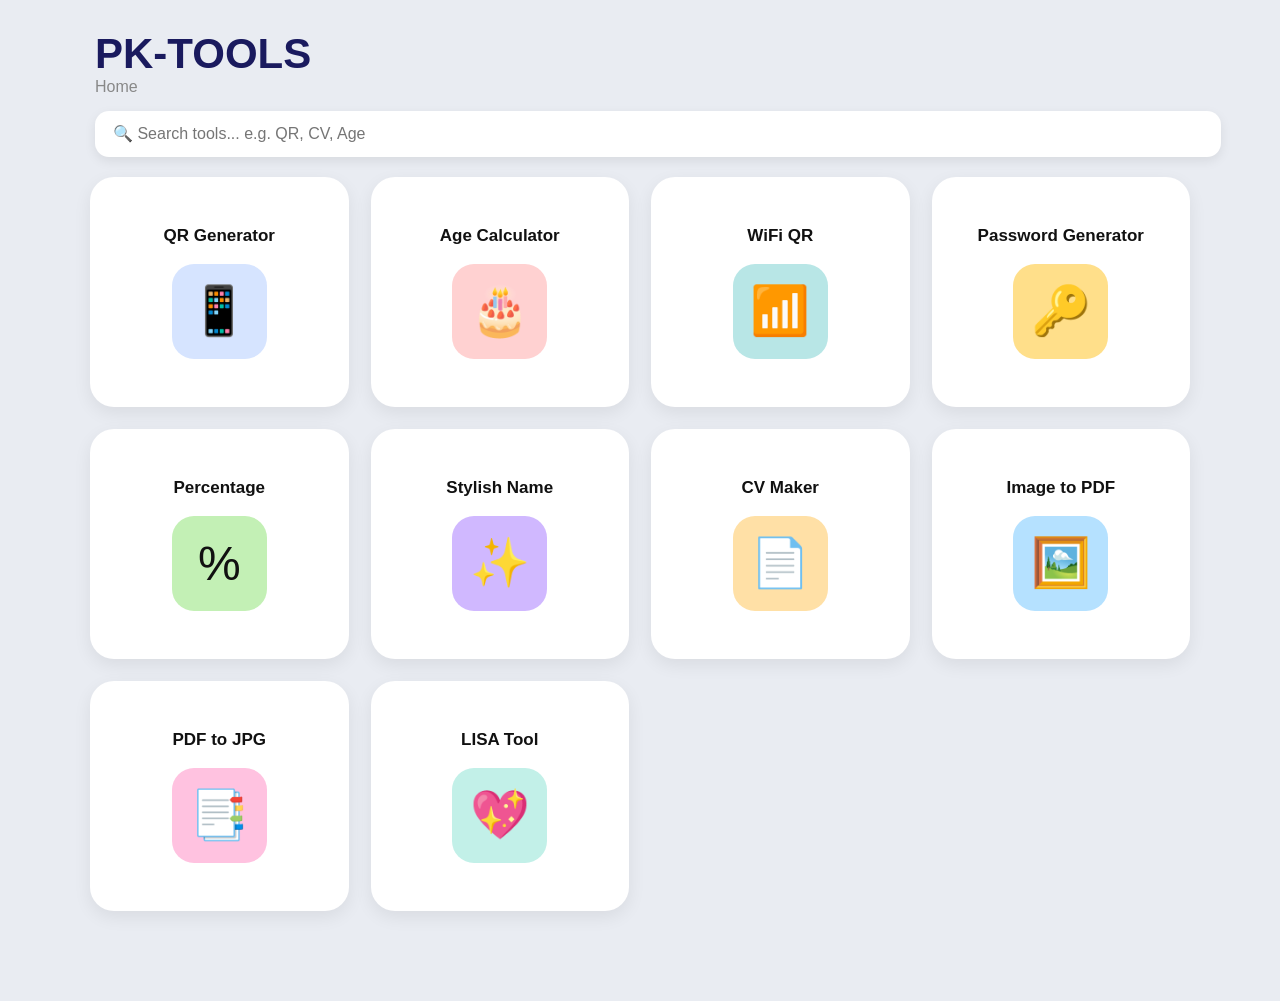
<file: index.html>
<!DOCTYPE html>
<html lang="en">
<head>
<meta charset="UTF-8">
<meta name="viewport" content="width=device-width, initial-scale=1.0">
<title>PK-TOOLS</title>
<style>
body{font-family:'Segoe UI', Arial; background:#e9ecf2; margin:0; padding:0;}
.container{max-width:1100px; margin:0 auto; padding:10px 15px 90px 15px;}
.top{padding:20px 5px;}
.top h1{margin:0; font-size:42px; font-weight:900; color:#1a1a5e;}
.top p{margin:0; color:#888; font-size:16px;}
.grid{display:grid; grid-template-columns:1fr 1fr; gap:18px;}
.box{background:white; border-radius:24px; padding:25px 10px; text-decoration:none; color:#111; text-align:center; box-shadow:0 6px 18px rgba(0,0,0,0.07); min-height:155px; display:flex; flex-direction:column; justify-content:center;}
.box .name{font-weight:900; font-size:17px; margin-bottom:18px;}
.icon-bg{width:95px; height:95px; border-radius:22px; display:flex; align-items:center; justify-content:center; margin:0 auto; font-size:48px;}
.c1{background:#d6e4ff;} .c2{background:#ffd1d1;} .c3{background:#b8e6e6;} .c4{background:#ffdf8a;} .c5{background:#c3f0b5;} .c6{background:#d0b8ff;} .c7{background:#ffe0a6;} .c8{background:#b5e1ff;} .c9{background:#ffc2e0;} .c10{background:#c2f0e8;}

/* DESKTOP PE 4 BOXES */
@media(min-width:900px){
.grid{grid-template-columns:1fr 1fr 1fr 1fr; gap:22px;}
.box{min-height:180px;}
}
</style>
</head>
<body>
<div class="container">
<div class="top"><h1>PK-TOOLS</h1><p>Home</p>
<input type="text" id="search" placeholder="🔍 Search tools... e.g. QR, CV, Age" onkeyup="searchTools()" style="width:100%; margin-top:15px; padding:14px 18px; border-radius:14px; border:none; box-shadow:0 4px 12px rgba(0,0,0,0.08); font-size:16px; outline:none;">
</div>
<div class="grid">
<a class="box" href="qr.html"><div class="name">QR Generator</div><div class="icon-bg c1">📱</div></a>
<a class="box" href="age.html"><div class="name">Age Calculator</div><div class="icon-bg c2">🎂</div></a>
<a class="box" href="wifi.html"><div class="name">WiFi QR</div><div class="icon-bg c3">📶</div></a>
<a class="box" href="password.html"><div class="name">Password Generator</div><div class="icon-bg c4">🔑</div></a>
<a class="box" href="percentage.html"><div class="name">Percentage</div><div class="icon-bg c5">%</div></a>
<a class="box" href="name.html"><div class="name">Stylish Name</div><div class="icon-bg c6">✨</div></a>
<a class="box" href="cv.html"><div class="name">CV Maker</div><div class="icon-bg c7">📄</div></a>
<a class="box" href="pdf.html"><div class="name">Image to PDF</div><div class="icon-bg c8">🖼️</div></a>
<a class="box" href="jpg.html"><div class="name">PDF to JPG</div><div class="icon-bg c9">📑</div></a>
<a class="box" href="lisa.html"><div class="name">LISA Tool</div><div class="icon-bg c10">💖</div></a>
</div>
</div>
  <script>
function searchTools(){
let input = document.getElementById('search').value.toLowerCase();
let boxes = document.getElementsByClassName('box');
for(let i=0;i<boxes.length;i++){
let txt = boxes[i].innerText.toLowerCase();
boxes[i].style.display = txt.includes(input)? "flex" : "none";
}
}
</script>
</body>
</html>
</file>
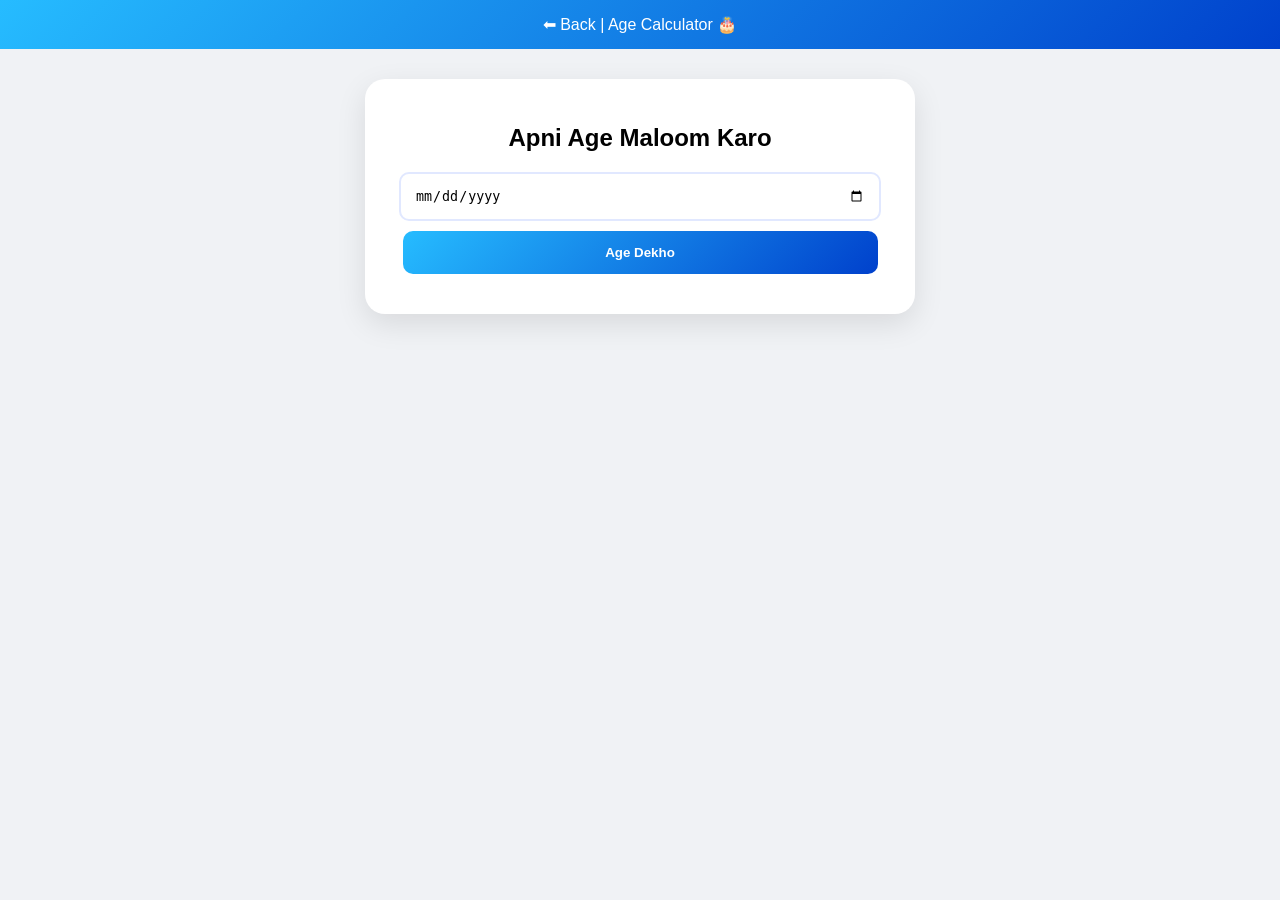
<file: age.html>
<!DOCTYPE html>
<html>
<head>
<meta name="viewport" content="width=device-width, initial-scale=1">
<title>Age Calculator - PK Tools</title>
<style>
body{margin:0;font-family:Arial;background:#f0f2f5}
.header{background:linear-gradient(135deg,#26bcff,#0041cc);color:#fff;padding:15px;text-align:center}
.box{max-width:500px;margin:30px auto;background:#fff;padding:25px;border-radius:20px;box-shadow:0 10px 30px rgba(0,0,0,.1);text-align:center}
input{width:90%;padding:14px;border-radius:10px;border:2px solid #e1e8ff}
button{background:linear-gradient(135deg,#26bcff,#0041cc);color:#fff;border:0;padding:14px 25px;border-radius:10px;font-weight:bold;width:95%;margin-top:10px}
#out{margin-top:15px;font-size:18px;font-weight:bold}
a{color:#fff;text-decoration:none}
</style>
</head>
<body>
<div class="header"><a href="index.html">⬅ Back</a> | Age Calculator 🎂</div>
<div class="box">
<h2>Apni Age Maloom Karo</h2>
<input type="date" id="dob">
<button onclick="calc()">Age Dekho</button>
<div id="out"></div>
</div>
<script>
function calc(){
let d=document.getElementById('dob').value;if(!d){alert('Date select karo!');return;}
let b=new Date(d),n=new Date(),a=n.getFullYear()-b.getFullYear();
if(n.getMonth()<b.getMonth()||(n.getMonth()==b.getMonth()&&n.getDate()<b.getDate()))a--;
document.getElementById('out').innerText=`Tumhari Age ${a} Saal hai 🎉`;
}
</script>
</body>
</html>
</file>
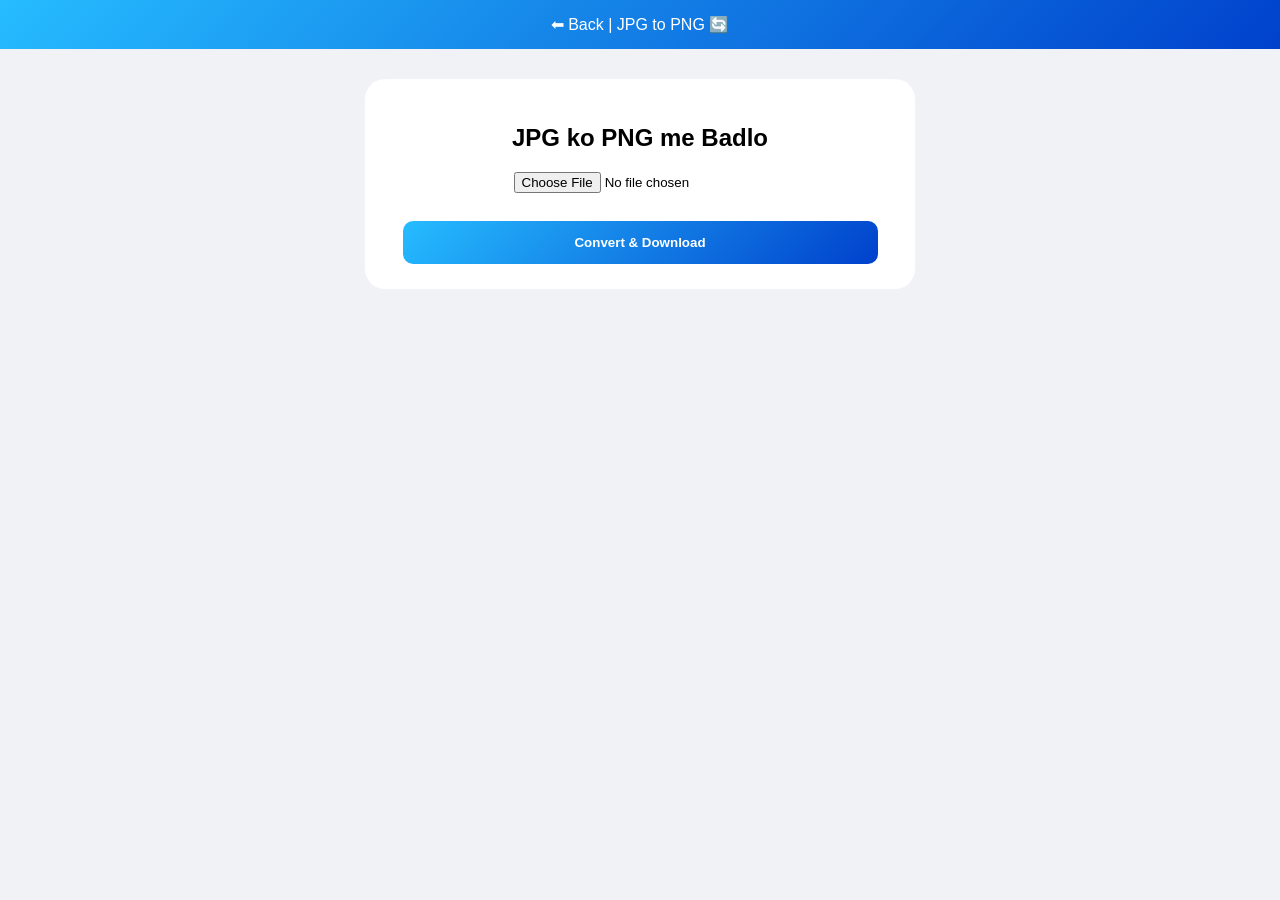
<file: jpg.html>
<!DOCTYPE html>
<html>
<head>
<meta name="viewport" content="width=device-width, initial-scale=1">
<title>JPG to PNG - PK Tools</title>
<style>
body{margin:0;font-family:Arial;background:#f0f2f5}
.header{background:linear-gradient(135deg,#26bcff,#0041cc);color:#fff;padding:15px;text-align:center}
.box{max-width:500px;margin:30px auto;background:#fff;padding:25px;border-radius:20px;text-align:center}
button{background:linear-gradient(135deg,#26bcff,#0041cc);color:#fff;border:0;padding:14px 25px;border-radius:10px;font-weight:bold;width:95%;margin-top:10px}
a{color:#fff;text-decoration:none}
</style>
</head>
<body>
<div class="header"><a href="index.html">⬅ Back</a> | JPG to PNG 🔄</div>
<div class="box">
<h2>JPG ko PNG me Badlo</h2>
<input type="file" id="f" accept="image/*"><br><br>
<button onclick="let file=document.getElementById('f').files[0];if(!file)return alert('Image select karo');let r=new FileReader();r.onload=e=>{let a=document.createElement('a');a.href=e.target.result;a.download='PK-Tools-Converted.png';a.click()};r.readAsDataURL(file)">Convert & Download</button>
</div>
</body>
</html>
</file>
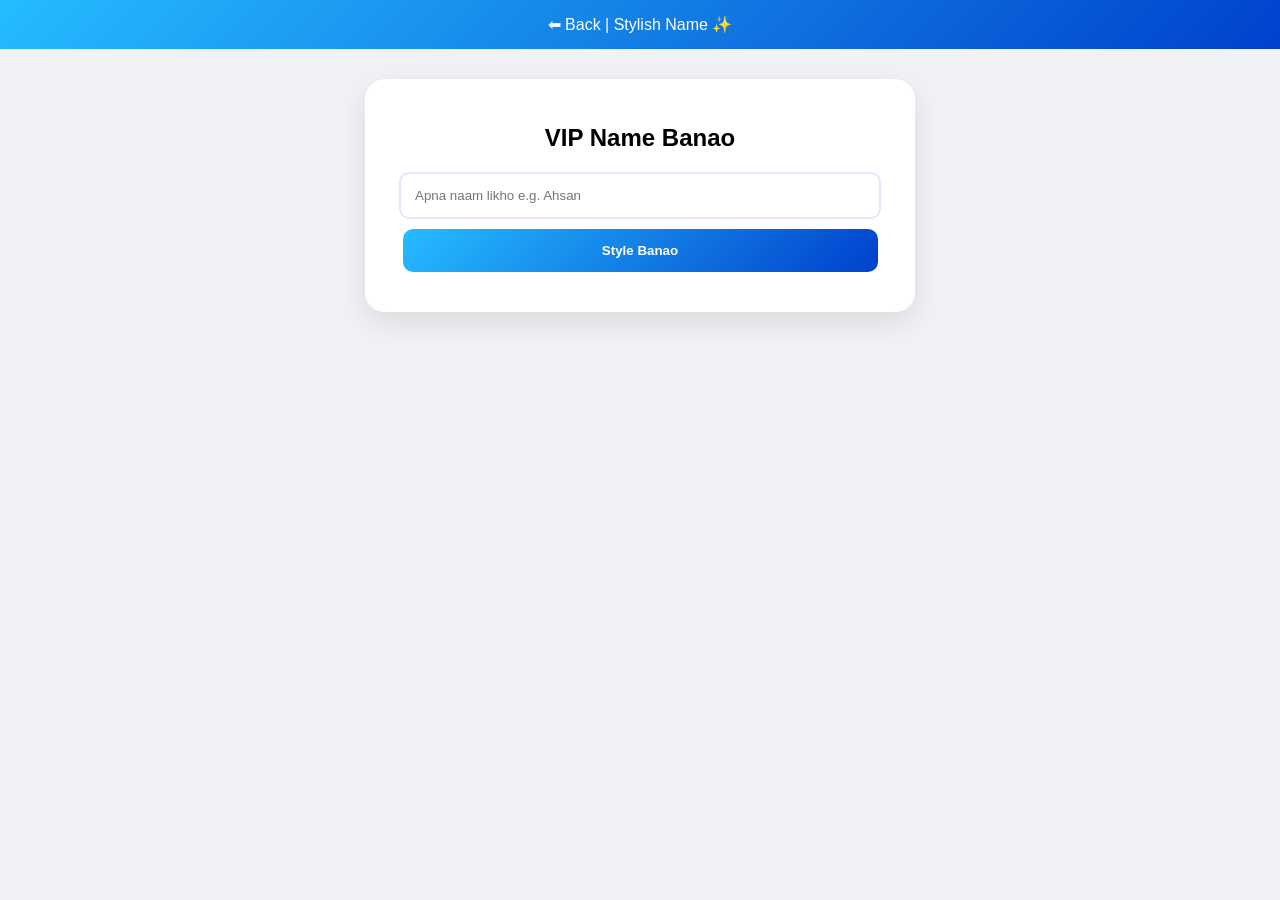
<file: name.html>
<!DOCTYPE html>
<html>
<head>
<meta name="viewport" content="width=device-width, initial-scale=1">
<title>Stylish Name - PK Tools</title>
<style>
body{margin:0;font-family:Arial;background:#f0f2f5}
.header{background:linear-gradient(135deg,#26bcff,#0041cc);color:#fff;padding:15px;text-align:center}
.box{max-width:500px;margin:30px auto;background:#fff;padding:25px;border-radius:20px;box-shadow:0 10px 30px rgba(0,0,0,.1);text-align:center}
input{width:90%;padding:14px;border-radius:10px;border:2px solid #e1e8ff}
button{background:linear-gradient(135deg,#26bcff,#0041cc);color:#fff;border:0;padding:14px 25px;border-radius:10px;font-weight:bold;width:95%;margin-top:10px}
#out{margin-top:15px;text-align:left}
.style{padding:10px;border:1px solid #eee;border-radius:8px;margin:5px 0}
a{color:#fff;text-decoration:none}
</style>
</head>
<body>
<div class="header"><a href="index.html">⬅ Back</a> | Stylish Name ✨</div>
<div class="box">
<h2>VIP Name Banao</h2>
<input id="n" placeholder="Apna naam likho e.g. Ahsan">
<button onclick="styleName()">Style Banao</button>
<div id="out"></div>
</div>
<script>
function styleName(){
let v=document.getElementById('n').value.trim();if(!v){alert('Naam likho!');return;}
let s=[`꧁༒☬ ${v} ☬༒꧂`,`𝕯𝖆𝖗𝖐 ${v} 𝕯𝖆𝖗𝖐`,`★彡[${v}]彡★`,`『${v}』ᴳᵒᵈ`,`༺ ${v} ༻`];
document.getElementById('out').innerHTML=s.map(x=>`<div class="style">${x}</div>`).join('');
}
</script>
</body>
</html>
</file>
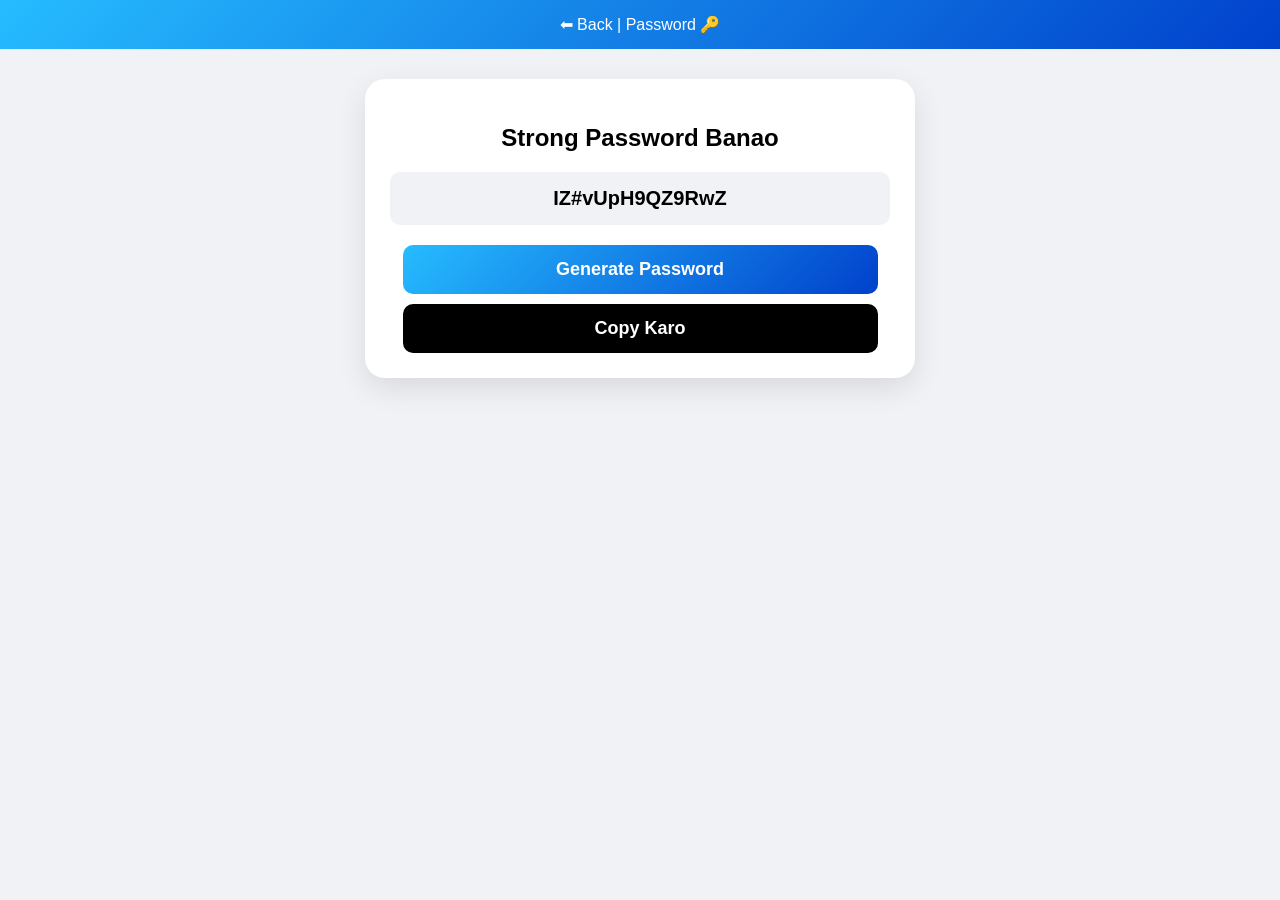
<file: password.html>
<!DOCTYPE html>
<html>
<head>
<meta name="viewport" content="width=device-width, initial-scale=1">
<title>Password - PK Tools</title>
<style>
body{margin:0;font-family:Arial;background:#f0f2f5}
.header{background:linear-gradient(135deg,#26bcff,#0041cc);color:#fff;padding:15px;text-align:center}
.box{max-width:500px;margin:30px auto;background:#fff;padding:25px;border-radius:20px;box-shadow:0 10px 30px rgba(0,0,0,.1);text-align:center}
button{background:linear-gradient(135deg,#26bcff,#0041cc);color:#fff;border:0;padding:14px 25px;border-radius:10px;font-weight:bold;width:95%;font-size:18px}
#out{font-size:20px;font-weight:bold;margin:20px 0;background:#f0f2f5;padding:15px;border-radius:10px;word-break:break-all}
a{color:#fff;text-decoration:none}
</style>
</head>
<body>
<div class="header"><a href="index.html">⬅ Back</a> | Password 🔑</div>
<div class="box">
<h2>Strong Password Banao</h2>
<div id="out">Click karo password ke liye</div>
<button onclick="gen()">Generate Password</button>
<button onclick="navigator.clipboard.writeText(document.getElementById('out').innerText);alert('Copy ho gaya!')" style="background:#000;margin-top:10px">Copy Karo</button>
</div>
<script>
function gen(){
let c="ABCDEFGHIJKLMNOPQRSTUVWXYZabcdefghijklmnopqrstuvwxyz0123456789@#$!";let p="";
for(let i=0;i<14;i++)p+=c.charAt(Math.floor(Math.random()*c.length));
document.getElementById('out').innerText=p;
}
gen();
</script>
</body>
</html>
</file>
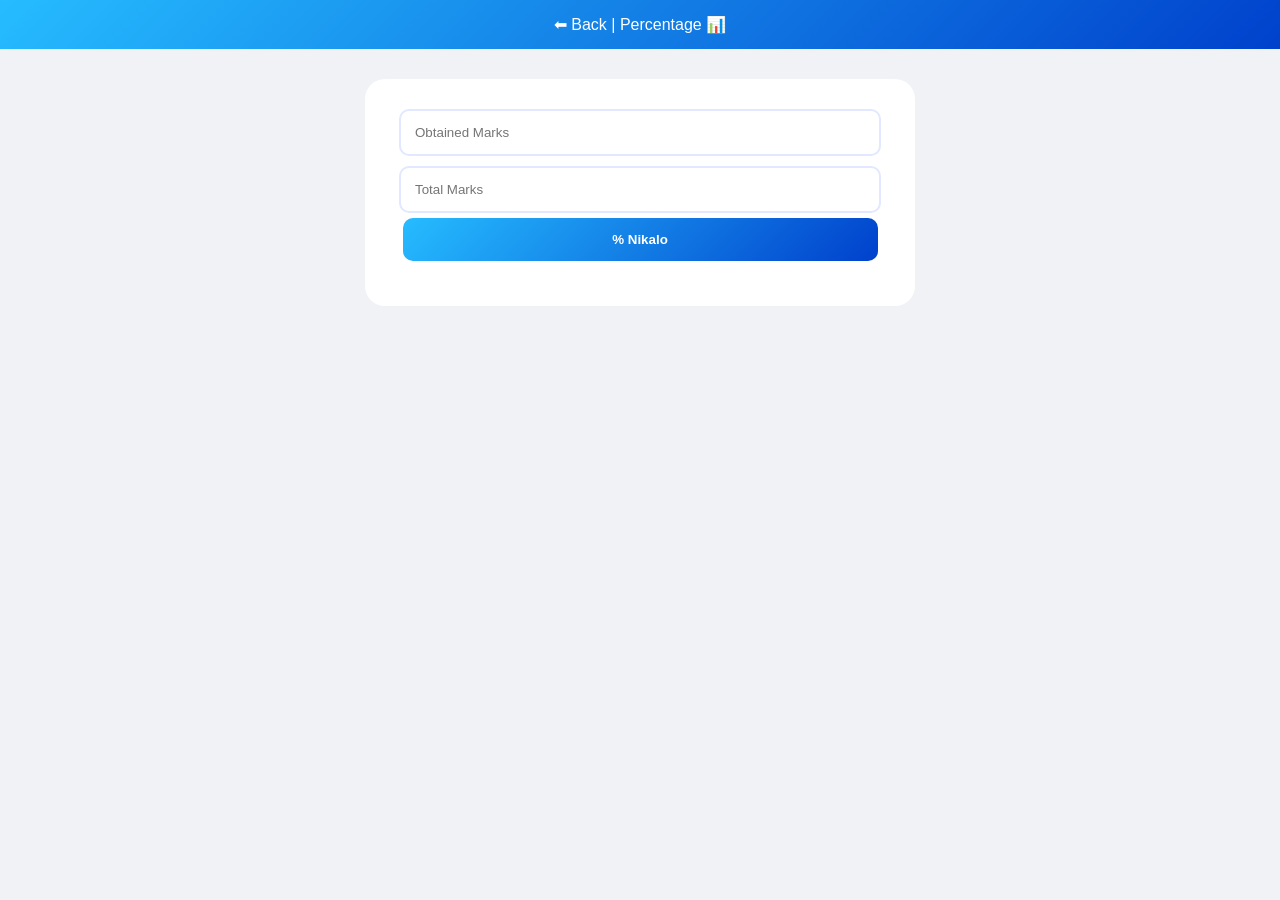
<file: percentage.html>
<!DOCTYPE html><html><head><meta name="viewport" content="width=device-width, initial-scale=1"><title>Percentage - PK Tools</title><style>body{margin:0;font-family:Arial;background:#f0f2f5}.header{background:linear-gradient(135deg,#26bcff,#0041cc);color:#fff;padding:15px;text-align:center}.box{max-width:500px;margin:30px auto;background:#fff;padding:25px;border-radius:20px;text-align:center}.box input{width:90%;padding:14px;border-radius:10px;border:2px solid #e1e8ff;margin:5px 0}button{background:linear-gradient(135deg,#26bcff,#0041cc);color:#fff;border:0;padding:14px 25px;border-radius:10px;font-weight:bold;width:95%}a{color:#fff;text-decoration:none}</style></head><body><div class="header"><a href="index.html">⬅ Back</a> | Percentage 📊</div><div class="box"><input id="o" type="number" placeholder="Obtained Marks"><input id="t" type="number" placeholder="Total Marks"><button onclick="let a=document.getElementById('o').value,b=document.getElementById('t').value;document.getElementById('res').innerText=(a/b*100).toFixed(2)+'%'">% Nikalo</button><h2 id="res"></h2></div></body></html>
</file>
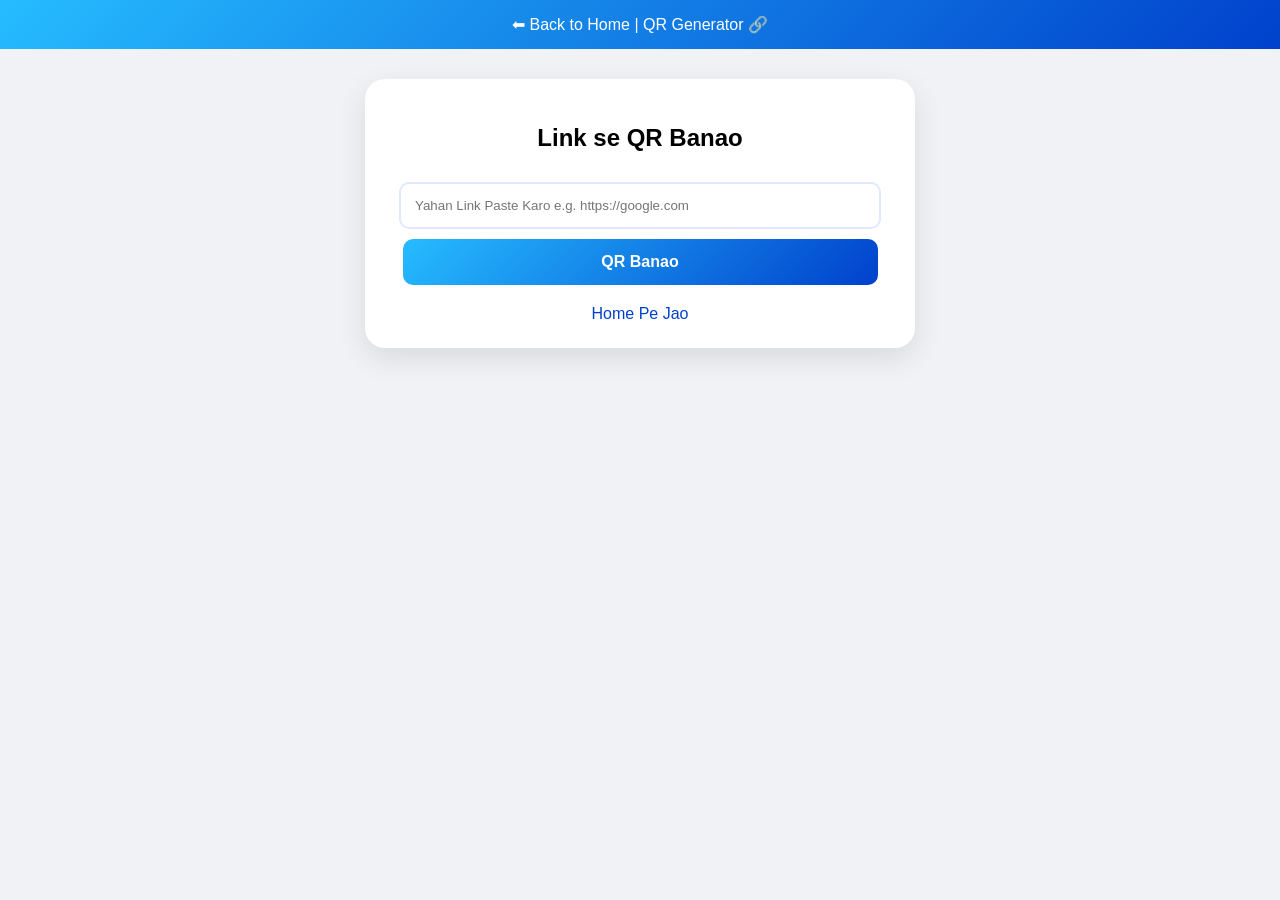
<file: qr.html>
<!DOCTYPE html>
<html>
<head>
<meta name="viewport" content="width=device-width, initial-scale=1">
<title>QR Generator - PK Tools</title>
<style>
body{margin:0;font-family:Arial;background:#f0f2f5;min-height:100vh}
.header{background:linear-gradient(135deg,#26bcff,#0041cc);color:#fff;padding:15px;text-align:center}
.box{max-width:500px;margin:30px auto;background:#fff;padding:25px;border-radius:20px;box-shadow:0 10px 30px rgba(0,0,0,.1);text-align:center}
input{width:90%;padding:14px;border-radius:10px;border:2px solid #e1e8ff;margin:10px 0;outline:none}
button{background:linear-gradient(135deg,#26bcff,#0041cc);color:#fff;border:0;padding:14px 25px;border-radius:10px;font-weight:bold;width:95%;font-size:16px;cursor:pointer}
#qrImg{margin-top:20px} img{border:10px solid #fff;box-shadow:0 5px 20px rgba(0,0,0,.1);border-radius:10px}
a{color:#fff;text-decoration:none}
.back{display:block;margin-top:15px;color:#0041cc;text-decoration:none}
</style>
</head>
<body>
<div class="header"><a href="index.html">⬅ Back to Home</a> | QR Generator 🔗</div>

<div class="box">
<h2>Link se QR Banao</h2>
<input id="link" placeholder="Yahan Link Paste Karo e.g. https://google.com">
<button onclick="makeQR()">QR Banao</button>
<div id="qrImg"></div>
<a href="index.html" class="back">Home Pe Jao</a>
</div>

<script>
function makeQR(){
let l=document.getElementById('link').value.trim();
if(!l){alert('Pehle link likho bhai!');return;}
let url=`https://api.qrserver.com/v1/create-qr-code/?size=250x250&data=${encodeURIComponent(l)}`;
document.getElementById('qrImg').innerHTML=`<img src="${url}"><br><br><a href="${url}" download style="color:#fff;background:#000;padding:10px 20px;border-radius:8px;text-decoration:none">📥 QR Download Karo</a>`;
}
</script>
</body>
</html>
</file>
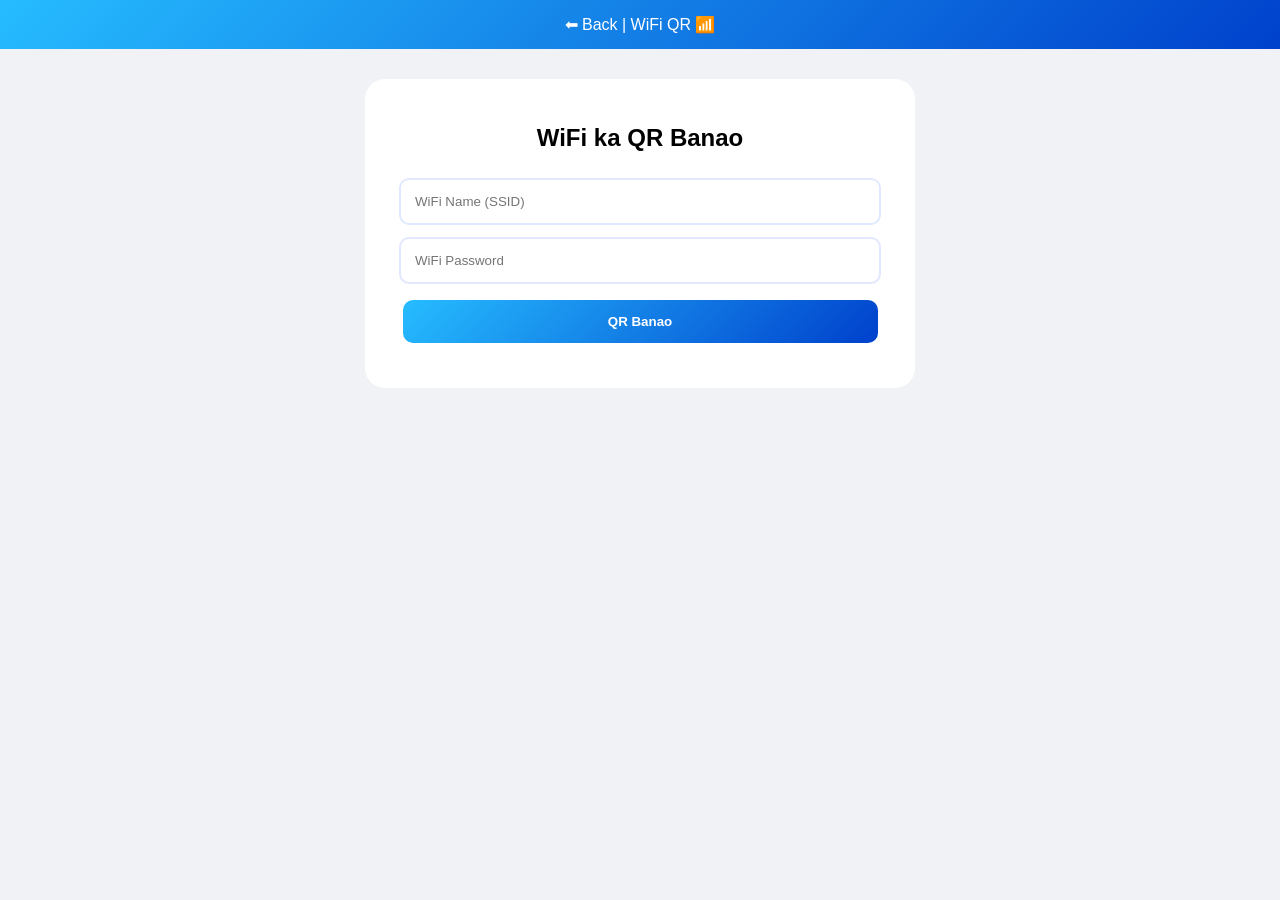
<file: wifi.html>
<!DOCTYPE html>
<html>
<head>
<meta name="viewport" content="width=device-width, initial-scale=1">
<title>WiFi QR - PK Tools</title>
<style>
body{margin:0;font-family:Arial;background:#f0f2f5}
.header{background:linear-gradient(135deg,#26bcff,#0041cc);color:#fff;padding:15px;text-align:center}
.box{max-width:500px;margin:30px auto;background:#fff;padding:25px;border-radius:20px;text-align:center}
.box input{width:90%;padding:14px;border-radius:10px;border:2px solid #e1e8ff;margin:6px 0}
button{background:linear-gradient(135deg,#26bcff,#0041cc);color:#fff;border:0;padding:14px 25px;border-radius:10px;font-weight:bold;width:95%;margin-top:10px}
a{color:#fff;text-decoration:none}
#qr img{border:10px solid #fff;box-shadow:0 5px 15px rgba(0,0,0,.1);border-radius:10px}
</style>
</head>
<body>
<div class="header"><a href="index.html">⬅ Back</a> | WiFi QR 📶</div>
<div class="box">
<h2>WiFi ka QR Banao</h2>
<input id="n" placeholder="WiFi Name (SSID)">
<input id="p" placeholder="WiFi Password">
<button onclick="let a=document.getElementById('n').value,b=document.getElementById('p').value;if(!a)return alert('WiFi Name likho');document.getElementById('qr').innerHTML=`<img src='https://api.qrserver.com/v1/create-qr-code/?size=300x300&data=WIFI:T:WPA;S:${a};P:${b};;'>`">QR Banao</button>
<div id="qr" style="margin-top:20px"></div>
</div>
</body>
</html>
</file>
